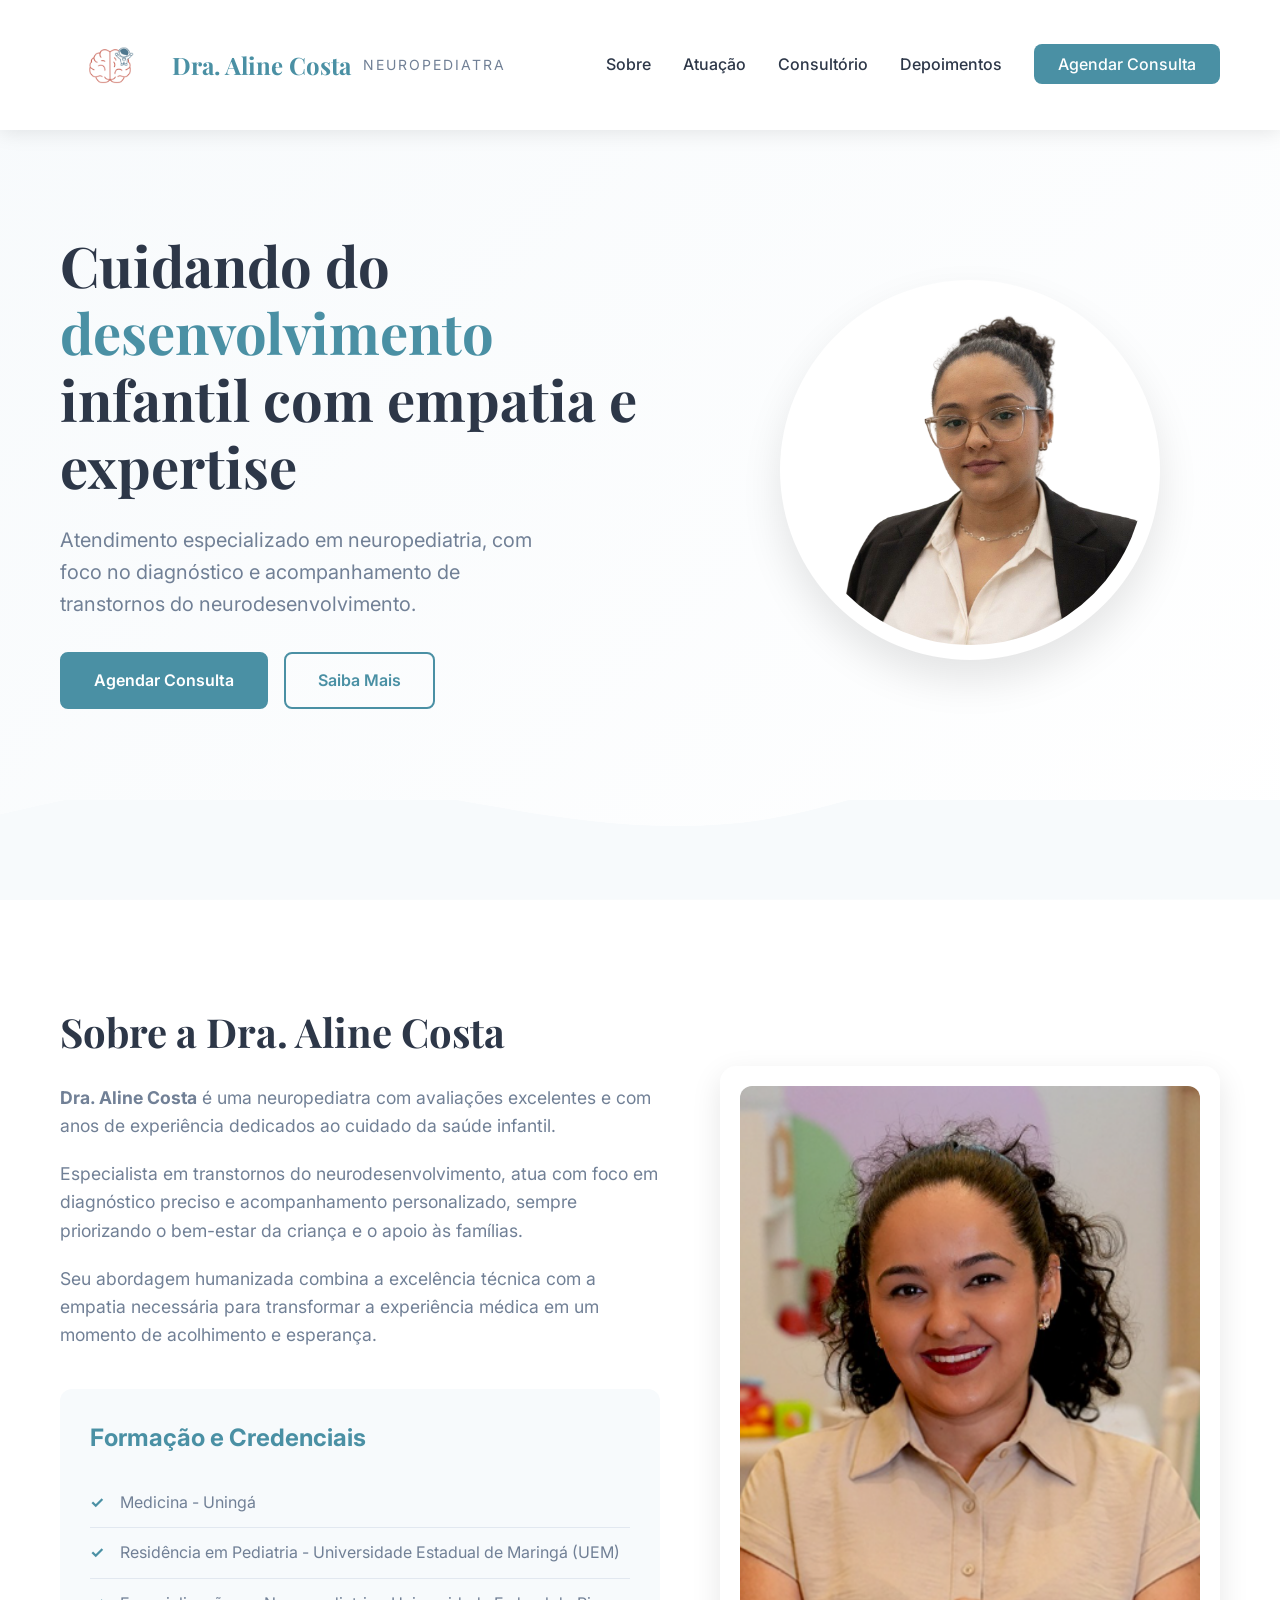
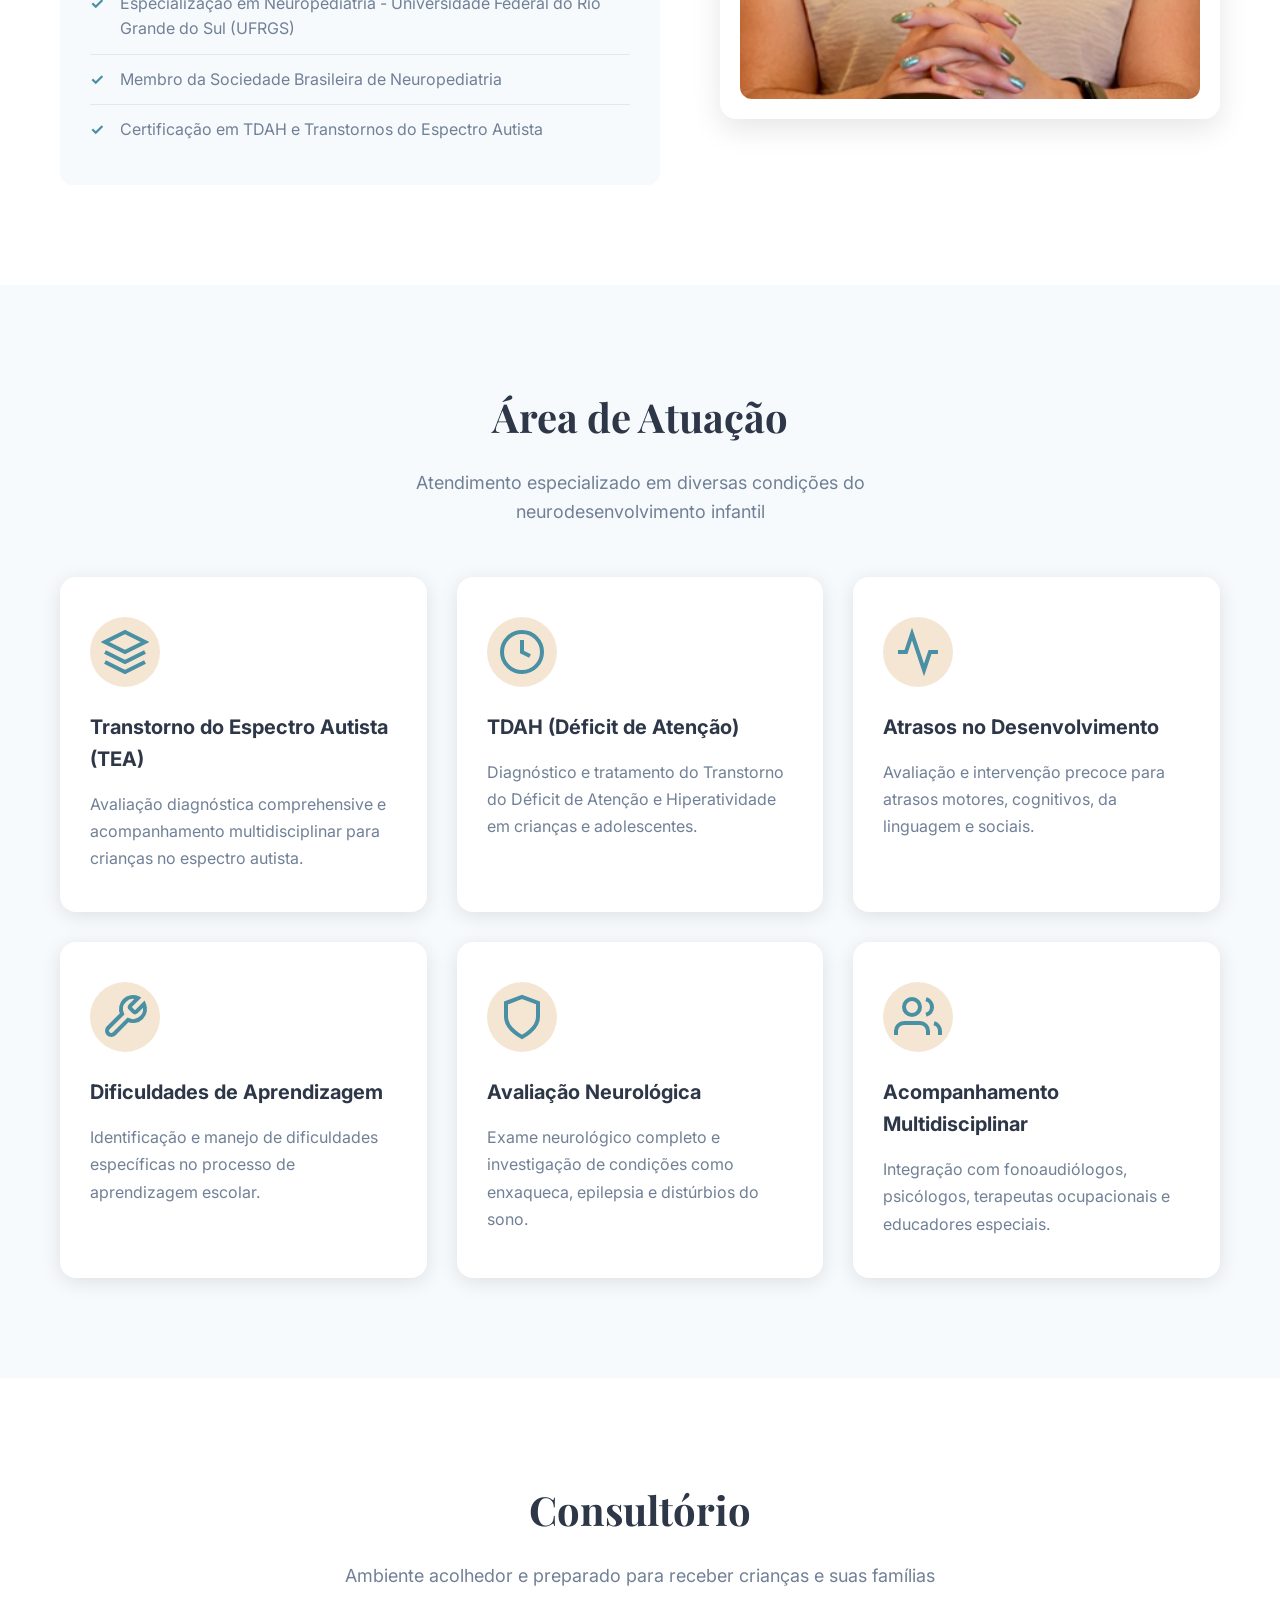
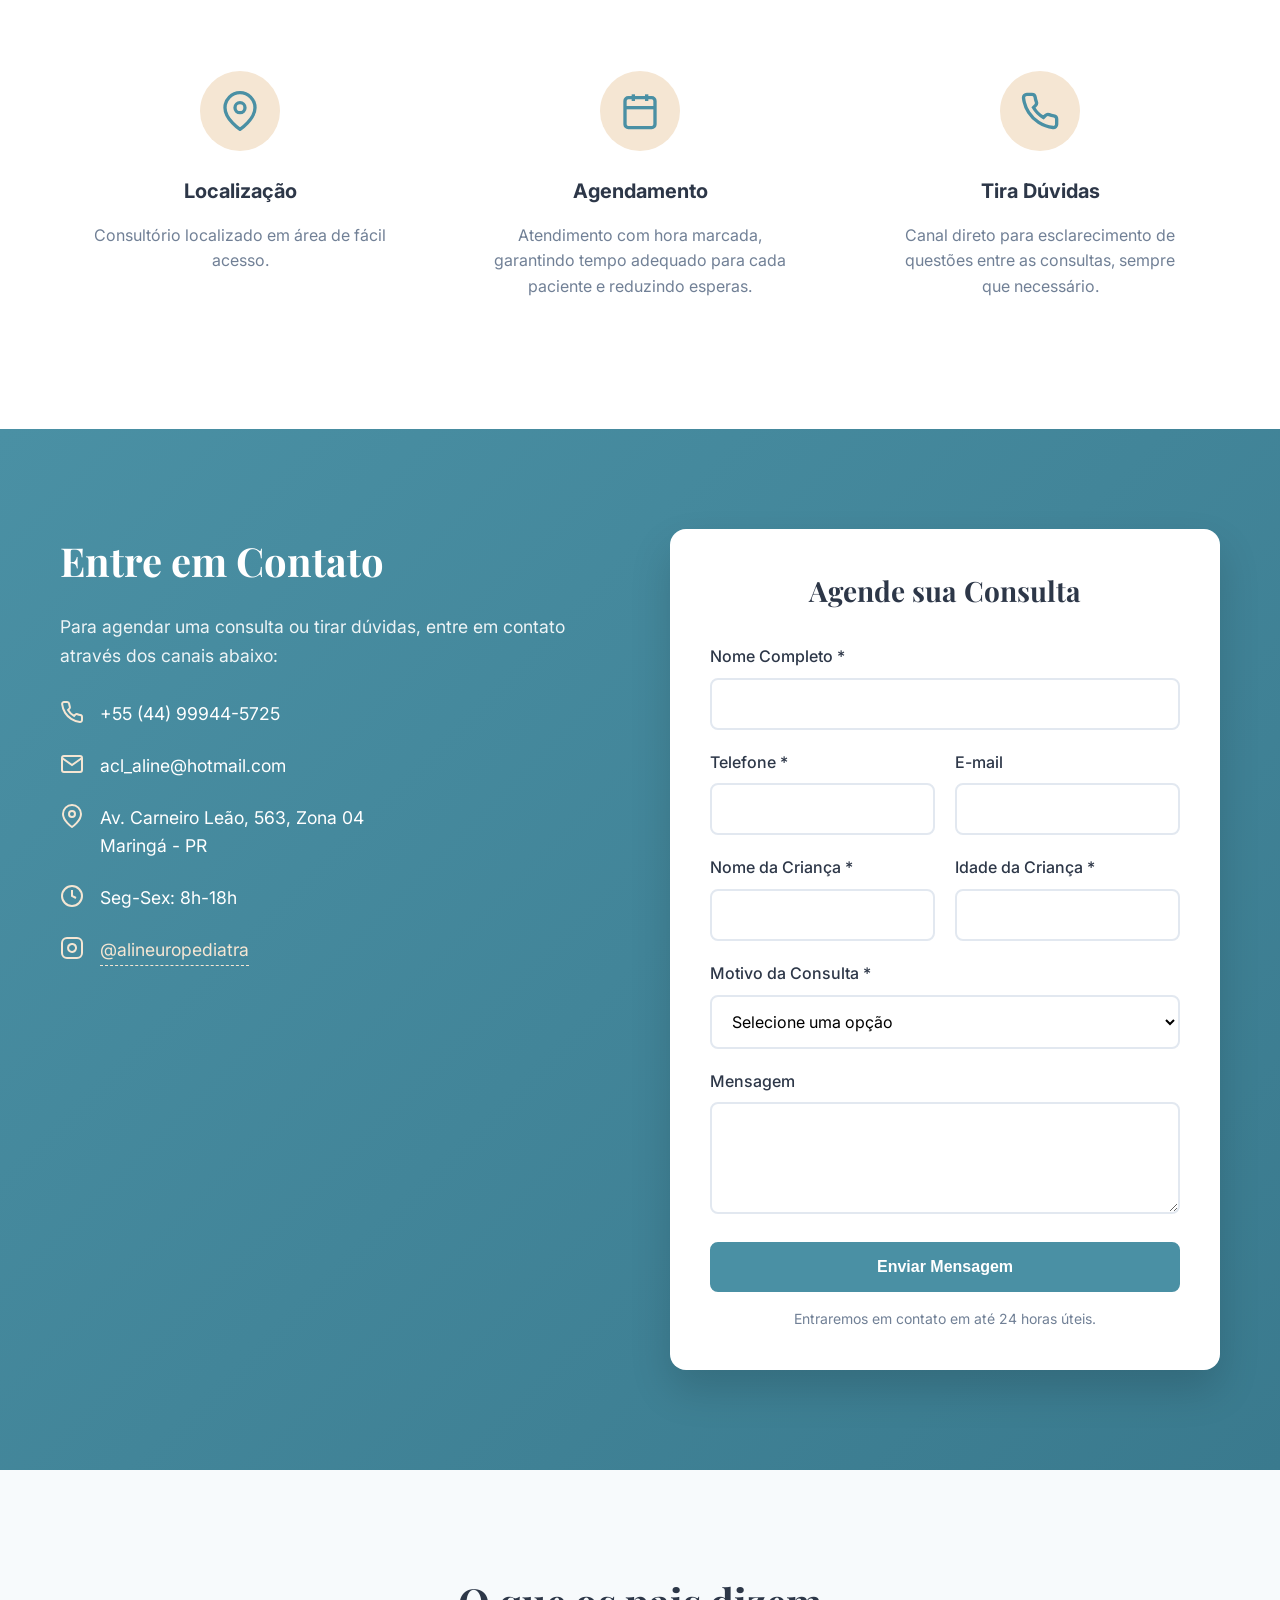
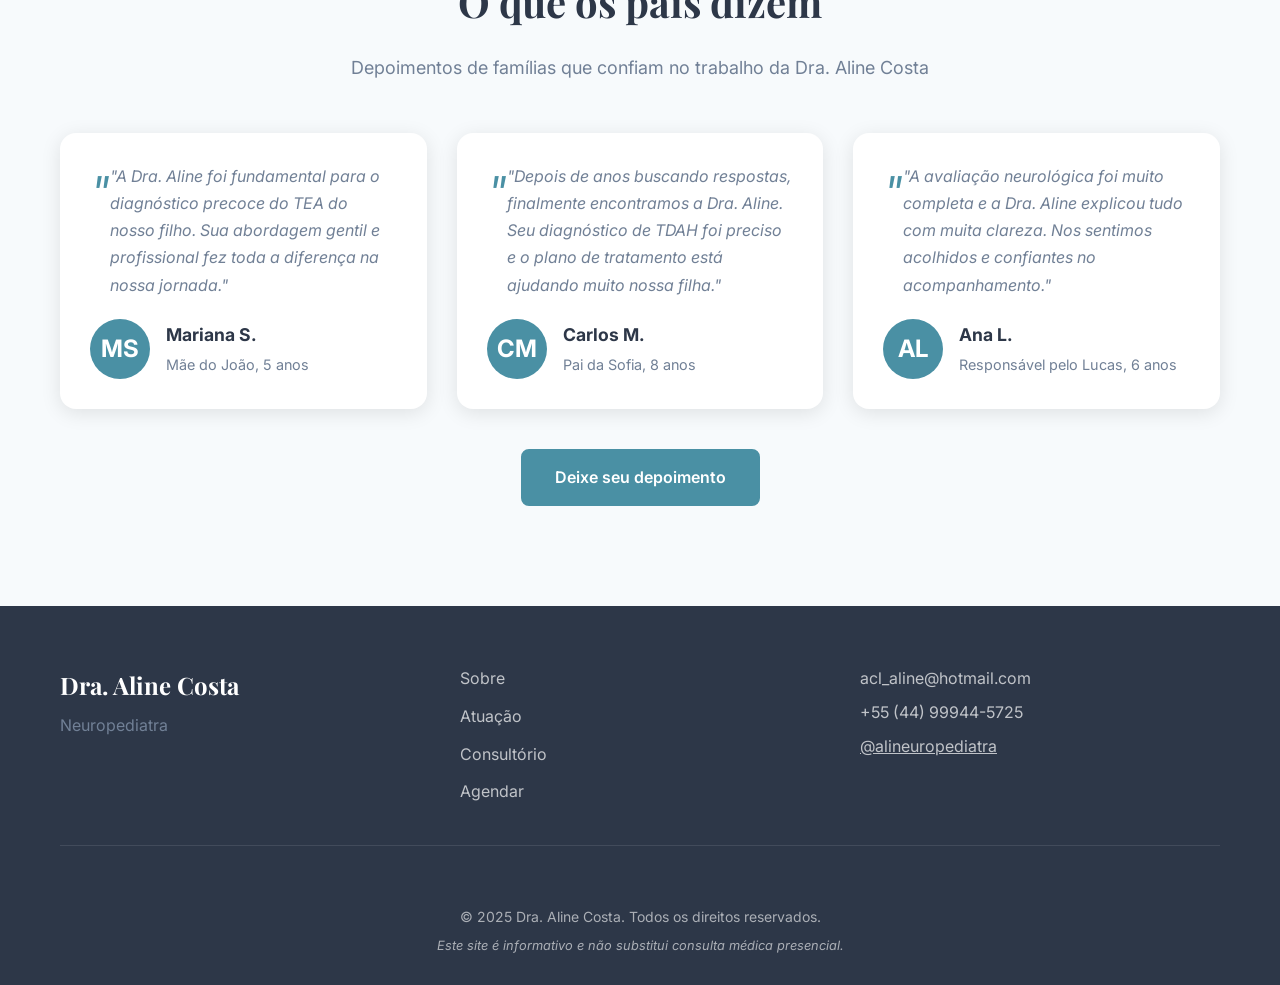
<file: index.html>
<!DOCTYPE html>
<html lang="pt-BR">

<head>
    <meta charset="UTF-8">
    <meta name="viewport" content="width=device-width, initial-scale=1.0">
    <meta name="description"
        content="Dra. Aline Costa - Neuropediatra especializada em transtornos do neurodesenvolvimento, TDAH, Autismo e avaliação neurológica infantil">
    <title>Dra. Aline Costa | Neuropediatra</title>
    <link rel="stylesheet" href="style.css">
    <link rel="preconnect" href="https://fonts.googleapis.com">
    <link rel="preconnect" href="https://fonts.gstatic.com" crossorigin>
    <link
        href="https://fonts.googleapis.com/css2?family=Inter:wght@300;400;500;600;700&family=Playfair+Display:wght@600;700&display=swap"
        rel="stylesheet">
</head>

<body>
    <!-- Navegação -->
    <nav class="navbar">
        <div class="container nav-container">
            <a href="#" class="logo">
                <img src="Fotos/LogoALineSemFundo.png" alt="Dra. Aline Costa" class="logo-img">
                <span class="logo-text">Dra. Aline Costa</span>
                <span class="logo-subtitle">Neuropediatra</span>
            </a>
            <button class="nav-toggle" id="navToggle" aria-label="Toggle navigation">
                <span class="hamburger"></span>
            </button>
            <ul class="nav-menu" id="navMenu">
                <li><a href="#sobre" class="nav-link">Sobre</a></li>
                <li><a href="#atuacao" class="nav-link">Atuação</a></li>
                <li><a href="#consultorio" class="nav-link">Consultório</a></li>
                <li><a href="#depoimentos" class="nav-link">Depoimentos</a></li>
                <li><a href="#agendamento" class="nav-link btn-nav">Agendar Consulta</a></li>
            </ul>
        </div>
    </nav>

    <!-- Hero Section -->
    <header class="hero">
        <div class="container hero-container">
            <div class="hero-content">
                <h1 class="hero-title">
                    Cuidando do <span class="highlight">desenvolvimento</span> infantil com empatia e expertise
                </h1>
                <p class="hero-subtitle">
                    Atendimento especializado em neuropediatria, com foco no diagnóstico e acompanhamento de transtornos
                    do neurodesenvolvimento.
                </p>
                <div class="hero-cta">
                    <a href="#agendamento" class="btn btn-primary">Agendar Consulta</a>
                    <a href="#sobre" class="btn btn-secondary">Saiba Mais</a>
                </div>
            </div>
            <div class="hero-image">
                <div class="hero-img-wrapper">
                    <img src="Fotos/FotoDAdoutorasemfundo.png" alt="Dra. Aline Costa - Neuropediatra"
                        class="hero-img-inner">
                </div>
            </div>
        </div>
        <div class="hero-decoration"></div>
    </header>

    <!-- Sobre Section -->
    <section id="sobre" class="section about">
        <div class="container">
            <div class="about-grid">
                <div class="about-content">
                    <h2 class="section-title">Sobre a Dra. Aline Costa</h2>
                    <div class="about-text">
                        <p>
                            <strong>Dra. Aline Costa</strong> é uma neuropediatra com avaliações excelentes e com anos
                            de experiência dedicados ao cuidado da saúde infantil.
                        </p>
                        <p>
                            Especialista em transtornos do neurodesenvolvimento, atua com foco em diagnóstico preciso e
                            acompanhamento personalizado, sempre priorizando o bem-estar da criança e o apoio às
                            famílias.
                        </p>
                        <p>
                            Seu abordagem humanizada combina a excelência técnica com a empatia necessária para
                            transformar a experiência médica em um momento de acolhimento e esperança.
                        </p>
                    </div>
                    <div class="credentials">
                        <h3>Formação e Credenciais</h3>
                        <ul class="credentials-list">
                            <li>Medicina - Uningá</li>
                            <li>Residência em Pediatria - Universidade Estadual de Maringá (UEM)</li>
                            <li>Especialização em Neuropediatria - Universidade Federal do Rio Grande do Sul (UFRGS)
                            </li>
                            <li>Membro da Sociedade Brasileira de Neuropediatria</li>
                            <li>Certificação em TDAH e Transtornos do Espectro Autista</li>
                        </ul>
                    </div>
                </div>
                <div class="about-image">
                    <div class="image-frame">
                        <img src="Fotos/Aline.png" alt="Dra. Aline Costa" class="about-img">
                    </div>
                </div>
            </div>
        </div>
    </section>

    <!-- Área de Atuação -->
    <section id="atuacao" class="section services">
        <div class="container">
            <h2 class="section-title center">Área de Atuação</h2>
            <p class="section-subtitle center">
                Atendimento especializado em diversas condições do neurodesenvolvimento infantil
            </p>
            <div class="services-grid">
                <div class="service-card">
                    <div class="service-icon">
                        <svg width="48" height="48" viewBox="0 0 24 24" fill="none" stroke="currentColor"
                            stroke-width="2">
                            <path d="M12 2L2 7l10 5 10-5-10-5z" />
                            <path d="M2 17l10 5 10-5" />
                            <path d="M2 12l10 5 10-5" />
                        </svg>
                    </div>
                    <h3>Transtorno do Espectro Autista (TEA)</h3>
                    <p>Avaliação diagnóstica comprehensive e acompanhamento multidisciplinar para crianças no espectro
                        autista.</p>
                </div>
                <div class="service-card">
                    <div class="service-icon">
                        <svg width="48" height="48" viewBox="0 0 24 24" fill="none" stroke="currentColor"
                            stroke-width="2">
                            <circle cx="12" cy="12" r="10" />
                            <path d="M12 6v6l4 2" />
                        </svg>
                    </div>
                    <h3>TDAH (Déficit de Atenção)</h3>
                    <p>Diagnóstico e tratamento do Transtorno do Déficit de Atenção e Hiperatividade em crianças e
                        adolescentes.</p>
                </div>
                <div class="service-card">
                    <div class="service-icon">
                        <svg width="48" height="48" viewBox="0 0 24 24" fill="none" stroke="currentColor"
                            stroke-width="2">
                            <path d="M22 12h-4l-3 9L9 3l-3 9H2" />
                        </svg>
                    </div>
                    <h3>Atrasos no Desenvolvimento</h3>
                    <p>Avaliação e intervenção precoce para atrasos motores, cognitivos, da linguagem e sociais.</p>
                </div>
                <div class="service-card">
                    <div class="service-icon">
                        <svg width="48" height="48" viewBox="0 0 24 24" fill="none" stroke="currentColor"
                            stroke-width="2">
                            <path
                                d="M14.7 6.3a1 1 0 0 0 0 1.4l1.6 1.6a1 1 0 0 0 1.4 0l3.77-3.77a6 6 0 0 1-7.94 7.94l-6.91 6.91a2.12 2.12 0 0 1-3-3l6.91-6.91a6 6 0 0 1 7.94-7.94l-3.76 3.76z" />
                        </svg>
                    </div>
                    <h3>Dificuldades de Aprendizagem</h3>
                    <p>Identificação e manejo de dificuldades específicas no processo de aprendizagem escolar.</p>
                </div>
                <div class="service-card">
                    <div class="service-icon">
                        <svg width="48" height="48" viewBox="0 0 24 24" fill="none" stroke="currentColor"
                            stroke-width="2">
                            <path d="M12 22s8-4 8-10V5l-8-3-8 3v7c0 6 8 10 8 10z" />
                        </svg>
                    </div>
                    <h3>Avaliação Neurológica</h3>
                    <p>Exame neurológico completo e investigação de condições como enxaqueca, epilepsia e distúrbios do
                        sono.</p>
                </div>
                <div class="service-card">
                    <div class="service-icon">
                        <svg width="48" height="48" viewBox="0 0 24 24" fill="none" stroke="currentColor"
                            stroke-width="2">
                            <path d="M17 21v-2a4 4 0 0 0-4-4H5a4 4 0 0 0-4 4v2" />
                            <circle cx="9" cy="7" r="4" />
                            <path d="M23 21v-2a4 4 0 0 0-3-3.87" />
                            <path d="M16 3.13a4 4 0 0 1 0 7.75" />
                        </svg>
                    </div>
                    <h3>Acompanhamento Multidisciplinar</h3>
                    <p>Integração com fonoaudiólogos, psicólogos, terapeutas ocupacionais e educadores especiais.</p>
                </div>
            </div>
        </div>
    </section>

    <!-- Consultório -->
    <section id="consultorio" class="section office">
        <div class="container">
            <h2 class="section-title center">Consultório</h2>
            <p class="section-subtitle center">
                Ambiente acolhedor e preparado para receber crianças e suas famílias
            </p>
            <div class="office-grid">
                <div class="office-feature">
                    <div class="office-icon">
                        <svg width="40" height="40" viewBox="0 0 24 24" fill="none" stroke="currentColor"
                            stroke-width="2">
                            <path d="M21 10c0 7-9 13-9 13s-9-6-9-13a9 9 0 0 1 18 0z" />
                            <circle cx="12" cy="10" r="3" />
                        </svg>
                    </div>
                    <h3>Localização</h3>
                    <p>Consultório localizado em área de fácil acesso.</p>
                </div>
                <div class="office-feature">
                    <div class="office-icon">
                        <svg width="40" height="40" viewBox="0 0 24 24" fill="none" stroke="currentColor"
                            stroke-width="2">
                            <rect x="3" y="4" width="18" height="18" rx="2" ry="2" />
                            <line x1="16" y1="2" x2="16" y2="6" />
                            <line x1="8" y1="2" x2="8" y2="6" />
                            <line x1="3" y1="10" x2="21" y2="10" />
                        </svg>
                    </div>
                    <h3>Agendamento</h3>
                    <p>Atendimento com hora marcada, garantindo tempo adequado para cada paciente e reduzindo esperas.
                    </p>
                </div>
                <div class="office-feature">
                    <div class="office-icon">
                        <svg width="40" height="40" viewBox="0 0 24 24" fill="none" stroke="currentColor"
                            stroke-width="2">
                            <path
                                d="M22 16.92v3a2 2 0 0 1-2.18 2 19.79 19.79 0 0 1-8.63-3.07 19.5 19.5 0 0 1-6-6 19.79 19.79 0 0 1-3.07-8.67A2 2 0 0 1 4.11 2h3a2 2 0 0 1 2 1.72 12.84 12.84 0 0 0 .7 2.81 2 2 0 0 1-.45 2.11L8.09 9.91a16 16 0 0 0 6 6l1.27-1.27a2 2 0 0 1 2.11-.45 12.84 12.84 0 0 0 2.81.7A2 2 0 0 1 22 16.92z" />
                        </svg>
                    </div>
                    <h3>Tira Dúvidas</h3>
                    <p>Canal direto para esclarecimento de questões entre as consultas, sempre que necessário.</p>
                </div>
            </div>
        </div>
    </section>

    <!-- Agendamento -->
    <section id="agendamento" class="section contact">
        <div class="container">
            <div class="contact-wrapper">
                <div class="contact-info">
                    <h2 class="section-title">Entre em Contato</h2>
                    <p class="contact-intro">
                        Para agendar uma consulta ou tirar dúvidas, entre em contato através dos canais abaixo:
                    </p>
                    <div class="contact-details">
                        <div class="contact-item">
                            <svg width="24" height="24" viewBox="0 0 24 24" fill="none" stroke="currentColor"
                                stroke-width="2">
                                <path
                                    d="M22 16.92v3a2 2 0 0 1-2.18 2 19.79 19.79 0 0 1-8.63-3.07 19.5 19.5 0 0 1-6-6 19.79 19.79 0 0 1-3.07-8.67A2 2 0 0 1 4.11 2h3a2 2 0 0 1 2 1.72 12.84 12.84 0 0 0 .7 2.81 2 2 0 0 1-.45 2.11L8.09 9.91a16 16 0 0 0 6 6l1.27-1.27a2 2 0 0 1 2.11-.45 12.84 12.84 0 0 0 2.81.7A2 2 0 0 1 22 16.92z" />
                            </svg>
                            <span>+55 (44) 99944-5725</span>
                        </div>
                        <div class="contact-item">
                            <svg width="24" height="24" viewBox="0 0 24 24" fill="none" stroke="currentColor"
                                stroke-width="2">
                                <path d="M4 4h16c1.1 0 2 .9 2 2v12c0 1.1-.9 2-2 2H4c-1.1 0-2-.9-2-2V6c0-1.1.9-2 2-2z" />
                                <polyline points="22,6 12,13 2,6" />
                            </svg>
                            <span>acl_aline@hotmail.com</span>
                        </div>
                        <div class="contact-item">
                            <svg width="24" height="24" viewBox="0 0 24 24" fill="none" stroke="currentColor"
                                stroke-width="2">
                                <path d="M21 10c0 7-9 13-9 13s-9-6-9-13a9 9 0 0 1 18 0z" />
                                <circle cx="12" cy="10" r="3" />
                            </svg>
                            <span>Av. Carneiro Leão, 563, Zona 04<br>Maringá - PR</span>
                        </div>
                        <div class="contact-item">
                            <svg width="24" height="24" viewBox="0 0 24 24" fill="none" stroke="currentColor"
                                stroke-width="2">
                                <circle cx="12" cy="12" r="10" />
                                <polyline points="12 6 12 12 16 14" />
                            </svg>
                            <span>Seg-Sex: 8h-18h </span>
                        </div>
                        <div class="contact-item">
                            <svg width="24" height="24" viewBox="0 0 24 24" fill="none" stroke="currentColor"
                                stroke-width="2">
                                <rect x="2" y="2" width="20" height="20" rx="5" ry="5" />
                                <path d="M16 11.37A4 4 0 1 1 12.63 8 4 4 0 0 1 16 11.37z" />
                                <line x1="17.5" y1="6.5" x2="17.51" y2="6.5" />
                            </svg>
                            <span><a href="https://instagram.com/alineuropediatra"
                                    target="_blank">@alineuropediatra</a></span>
                        </div>
                    </div>
                </div>
                <div class="contact-form">
                    <h3>Agende sua Consulta</h3>
                    <form id="contactForm">
                        <div class="form-group">
                            <label for="name">Nome Completo *</label>
                            <input type="text" id="name" name="name" required>
                        </div>
                        <div class="form-row">
                            <div class="form-group">
                                <label for="phone">Telefone *</label>
                                <input type="tel" id="phone" name="phone" required>
                            </div>
                            <div class="form-group">
                                <label for="email">E-mail</label>
                                <input type="email" id="email" name="email">
                            </div>
                        </div>
                        <div class="form-row">
                            <div class="form-group">
                                <label for="childName">Nome da Criança *</label>
                                <input type="text" id="childName" name="childName" required>
                            </div>
                            <div class="form-group">
                                <label for="childAge">Idade da Criança *</label>
                                <input type="number" id="childAge" name="childAge" min="0" max="18" required>
                            </div>
                        </div>
                        <div class="form-group">
                            <label for="reason">Motivo da Consulta *</label>
                            <select id="reason" name="reason" required>
                                <option value="" disabled selected>Selecione uma opção</option>
                                <option value="tea">Suspeita de TEA</option>
                                <option value="tdah">Suspeita de TDAH</option>
                                <option value="desenvolvimento">Atraso no Desenvolvimento</option>
                                <option value="aprendizagem">Dificuldades de Aprendizagem</option>
                                <option value="neurologica">Avaliação Neurológica</option>
                                <option value="outro">Outro</option>
                            </select>
                        </div>
                        <div class="form-group">
                            <label for="message">Mensagem</label>
                            <textarea id="message" name="message" rows="4"></textarea>
                        </div>
                        <button type="submit" class="btn btn-primary btn-full">Enviar Mensagem</button>
                        <p class="form-note">Entraremos em contato em até 24 horas úteis.</p>
                    </form>
                </div>
            </div>
        </div>
    </section>

    <!-- Depoimentos -->
    <section id="depoimentos" class="section testimonials">
        <div class="container">
            <h2 class="section-title center">O que os pais dizem</h2>
            <p class="section-subtitle center">
                Depoimentos de famílias que confiam no trabalho da Dra. Aline Costa
            </p>
            <div class="testimonials-grid">
                <div class="testimonial-card">
                    <div class="testimonial-content">
                        <p>"A Dra. Aline foi fundamental para o diagnóstico precoce do TEA do nosso filho. Sua abordagem
                            gentil e profissional fez toda a diferença na nossa jornada."</p>
                    </div>
                    <div class="testimonial-author">
                        <div class="author-avatar">
                            MS
                        </div>
                        <div class="author-info">
                            <h4>Mariana S.</h4>
                            <p>Mãe do João, 5 anos</p>
                        </div>
                    </div>
                </div>
                <div class="testimonial-card">
                    <div class="testimonial-content">
                        <p>"Depois de anos buscando respostas, finalmente encontramos a Dra. Aline. Seu diagnóstico de
                            TDAH foi preciso e o plano de tratamento está ajudando muito nossa filha."</p>
                    </div>
                    <div class="testimonial-author">
                        <div class="author-avatar">
                            CM
                        </div>
                        <div class="author-info">
                            <h4>Carlos M.</h4>
                            <p>Pai da Sofia, 8 anos</p>
                        </div>
                    </div>
                </div>
                <div class="testimonial-card">
                    <div class="testimonial-content">
                        <p>"A avaliação neurológica foi muito completa e a Dra. Aline explicou tudo com muita clareza.
                            Nos sentimos acolhidos e confiantes no acompanhamento."</p>
                    </div>
                    <div class="testimonial-author">
                        <div class="author-avatar">
                            AL
                        </div>
                        <div class="author-info">
                            <h4>Ana L.</h4>
                            <p>Responsável pelo Lucas, 6 anos</p>
                        </div>
                    </div>
                </div>
            </div>
            <div class="testimonial-cta">
                <a href="#agendamento" class="btn btn-primary">Deixe seu depoimento</a>
            </div>
        </div>
    </section>

    <!-- Footer -->
    <footer class="footer">
        <div class="container">
            <div class="footer-content">
                <div class="footer-brand">
                    <h3>Dra. Aline Costa</h3>
                    <p>Neuropediatra</p>
                </div>
                <div class="footer-links">
                    <a href="#sobre">Sobre</a>
                    <a href="#atuacao">Atuação</a>
                    <a href="#consultorio">Consultório</a>
                    <a href="#agendamento">Agendar</a>
                </div>
                <div class="footer-contact">
                    <p>acl_aline@hotmail.com</p>
                    <p>+55 (44) 99944-5725</p>
                    <p>
                        <a href="https://instagram.com/alineuropediatra" target="_blank"
                            style="color: rgba(255,255,255,0.7);">
                            @alineuropediatra
                        </a>
                    </p>
                </div>
            </div>
            <div class="footer-bottom">
                <p>&copy; 2025 Dra. Aline Costa. Todos os direitos reservados.</p>
                <p class="disclaimer">Este site é informativo e não substitui consulta médica presencial.</p>
            </div>
        </div>
    </footer>

    <script src="script.js"></script>
</body>

</html>
</file>
<file: style.css>
/* Reset e Variáveis */
:root {
    --primary: #4A90A4;
    --primary-dark: #3A7A8E;
    --secondary: #F5E6D3;
    --text-dark: #2D3748;
    --text-light: #718096;
    --white: #FFFFFF;
    --light-gray: #F7FAFC;
    --border: #E2E8F0;
    --shadow: rgba(0, 0, 0, 0.1);
    --transition: all 0.3s ease;
}

* {
    margin: 0;
    padding: 0;
    box-sizing: border-box;
}

html {
    scroll-behavior: smooth;
}

body {
    font-family: 'Inter', -apple-system, BlinkMacSystemFont, sans-serif;
    line-height: 1.6;
    color: var(--text-dark);
    background: var(--white);
    overflow-x: hidden;
}

.container {
    max-width: 1200px;
    margin: 0 auto;
    padding: 0 20px;
}

/* Navegação */
.navbar {
    position: fixed;
    top: 0;
    left: 0;
    right: 0;
    background: rgba(255, 255, 255, 0.95);
    backdrop-filter: blur(10px);
    box-shadow: 0 2px 20px var(--shadow);
    z-index: 1000;
    padding: 15px 0;
    transition: var(--transition);
}

.nav-container {
    display: flex;
    justify-content: space-between;
    align-items: center;
}

.logo {
    display: flex;
    align-items: center;
    gap: 12px;
    text-decoration: none;
    color: var(--text-dark);
}

.logo-img {
    height: 100px;
    width: auto;
    object-fit: contain;
}

.logo-text {
    font-family: 'Playfair Display', serif;
    font-size: 1.5rem;
    font-weight: 700;
    color: var(--primary);
}

.logo-subtitle {
    font-size: 0.875rem;
    color: var(--text-light);
    letter-spacing: 2px;
    text-transform: uppercase;
}

.nav-menu {
    display: flex;
    list-style: none;
    gap: 2rem;
    align-items: center;
}

.nav-link {
    text-decoration: none;
    color: var(--text-dark);
    font-weight: 500;
    transition: var(--transition);
    position: relative;
}

.nav-link:hover {
    color: var(--primary);
}

.nav-link::after {
    content: '';
    position: absolute;
    bottom: -5px;
    left: 0;
    width: 0;
    height: 2px;
    background: var(--primary);
    transition: var(--transition);
}

.nav-link:hover::after {
    width: 100%;
}

.btn-nav {
    background: var(--primary);
    color: var(--white) !important;
    padding: 10px 24px;
    border-radius: 8px;
}

.btn-nav:hover {
    background: var(--primary-dark);
}

.btn-nav::after {
    display: none;
}

.nav-toggle {
    display: none;
    background: none;
    border: none;
    cursor: pointer;
    padding: 10px;
}

.hamburger {
    display: block;
    width: 25px;
    height: 3px;
    background: var(--text-dark);
    position: relative;
    transition: var(--transition);
}

.hamburger::before,
.hamburger::after {
    content: '';
    position: absolute;
    width: 25px;
    height: 3px;
    background: var(--text-dark);
    transition: var(--transition);
}

.hamburger::before {
    top: -8px;
}

.hamburger::after {
    top: 8px;
}

.nav-toggle.active .hamburger {
    background: transparent;
}

.nav-toggle.active .hamburger::before {
    transform: rotate(45deg);
    top: 0;
}

.nav-toggle.active .hamburger::after {
    transform: rotate(-45deg);
    top: 0;
}

/* Hero Section */
.hero {
    min-height: 100vh;
    display: flex;
    align-items: center;
    padding: 100px 0 60px;
    position: relative;
    background: linear-gradient(135deg, var(--light-gray) 0%, var(--white) 100%);
    overflow: hidden;
}

.hero-container {
    display: grid;
    grid-template-columns: 1.2fr 1fr;
    gap: 60px;
    align-items: center;
}

.hero-title {
    font-family: 'Playfair Display', serif;
    font-size: 3.5rem;
    line-height: 1.2;
    color: var(--text-dark);
    margin-bottom: 24px;
}

.highlight {
    color: var(--primary);
    position: relative;
}

.hero-subtitle {
    font-size: 1.25rem;
    color: var(--text-light);
    margin-bottom: 32px;
    max-width: 500px;
}

.hero-cta {
    display: flex;
    gap: 16px;
    flex-wrap: wrap;
}

.btn {
    display: inline-block;
    padding: 14px 32px;
    border-radius: 8px;
    font-weight: 600;
    text-decoration: none;
    transition: var(--transition);
    border: 2px solid transparent;
    cursor: pointer;
    font-size: 1rem;
}

.btn-primary {
    background: var(--primary);
    color: var(--white);
    border-color: var(--primary);
}

.btn-primary:hover {
    background: var(--primary-dark);
    transform: translateY(-2px);
    box-shadow: 0 10px 20px rgba(74, 144, 164, 0.3);
}

.btn-secondary {
    background: transparent;
    color: var(--primary);
    border-color: var(--primary);
}

.btn-secondary:hover {
    background: var(--primary);
    color: var(--white);
}

.btn-full {
    width: 100%;
    text-align: center;
}

.hero-image {
    display: flex;
    align-items: center;
    justify-content: center;
}

.hero-img-wrapper {
    width: 100%;
    max-width: 380px;
    aspect-ratio: 1;
    background: var(--white);
    border-radius: 50%;
    display: flex;
    align-items: center;
    justify-content: center;
    box-shadow: 0 20px 40px var(--shadow);
    padding: 15px;
}

.hero-img-inner {
    width: 100%;
    height: 100%;
    object-fit: cover;
    border-radius: 50%;
    display: block;
}

@keyframes pulse {

    0%,
    100% {
        transform: scale(1);
        opacity: 0.05;
    }

    50% {
        transform: scale(1.1);
        opacity: 0.1;
    }
}

.hero-decoration {
    position: absolute;
    bottom: 0;
    left: 0;
    right: 0;
    height: 100px;
    background: url("data:image/svg+xml,%3Csvg xmlns='http://www.w3.org/2000/svg' viewBox='0 0 1440 320'%3E%3Cpath fill='%23f7fafc' d='M0,224L48,213.3C96,203,192,181,288,181.3C384,181,480,203,576,218.7C672,235,768,245,864,229.3C960,213,1056,171,1152,154.7C1248,139,1344,149,1392,154.7L1440,160L1440,320L1392,320C1344,320,1248,320,1152,320C1056,320,960,320,864,320C768,320,672,320,576,320C480,320,384,320,288,320C192,320,96,320,48,320L0,320Z'%3E%3C/path%3E%3C/svg%3E") no-repeat bottom;
    background-size: cover;
    z-index: 1;
}

/* Seções Gerais */
.section {
    padding: 100px 0;
}

.section-title {
    font-family: 'Playfair Display', serif;
    font-size: 2.5rem;
    color: var(--text-dark);
    margin-bottom: 20px;
}

.section-title.center {
    text-align: center;
}

.section-subtitle {
    font-size: 1.125rem;
    color: var(--text-light);
    max-width: 600px;
    margin: 0 auto 50px;
    text-align: center;
}

/* Sobre */
.about-grid {
    display: grid;
    grid-template-columns: 1.2fr 1fr;
    gap: 60px;
    align-items: center;
}

.about-text p {
    margin-bottom: 20px;
    font-size: 1.1rem;
    color: var(--text-light);
}

.credentials {
    margin-top: 40px;
    padding: 30px;
    background: var(--light-gray);
    border-radius: 12px;
}

.credentials h3 {
    font-size: 1.5rem;
    margin-bottom: 20px;
    color: var(--primary);
}

.credentials-list {
    list-style: none;
}

.credentials-list li {
    padding: 12px 0;
    padding-left: 30px;
    position: relative;
    color: var(--text-light);
    border-bottom: 1px solid var(--border);
}

.credentials-list li:last-child {
    border-bottom: none;
}

.credentials-list li::before {
    content: '✓';
    position: absolute;
    left: 0;
    color: var(--primary);
    font-weight: bold;
}

.image-frame {
    position: relative;
    padding: 20px;
    background: var(--white);
    border-radius: 16px;
    box-shadow: 0 10px 30px var(--shadow);
}

.about-img {
    width: 100%;
    aspect-ratio: 3/4;
    object-fit: cover;
    border-radius: 12px;
    display: block;
}

/* Serviços */
.services {
    background: var(--light-gray);
}

.services-grid {
    display: grid;
    grid-template-columns: repeat(auto-fit, minmax(320px, 1fr));
    gap: 30px;
}

.service-card {
    background: var(--white);
    padding: 40px 30px;
    border-radius: 16px;
    box-shadow: 0 4px 20px var(--shadow);
    transition: var(--transition);
}

.service-card:hover {
    transform: translateY(-5px);
    box-shadow: 0 10px 30px var(--shadow);
}

.service-icon {
    width: 70px;
    height: 70px;
    background: var(--secondary);
    border-radius: 50%;
    display: flex;
    align-items: center;
    justify-content: center;
    color: var(--primary);
    margin-bottom: 24px;
}

.service-card h3 {
    font-size: 1.25rem;
    margin-bottom: 16px;
    color: var(--text-dark);
}

.service-card p {
    color: var(--text-light);
    line-height: 1.7;
}

/* Consultório */
.office-grid {
    display: grid;
    grid-template-columns: repeat(auto-fit, minmax(300px, 1fr));
    gap: 40px;
}

.office-feature {
    text-align: center;
    padding: 30px;
}

.office-icon {
    width: 80px;
    height: 80px;
    background: var(--secondary);
    border-radius: 50%;
    display: flex;
    align-items: center;
    justify-content: center;
    color: var(--primary);
    margin: 0 auto 24px;
}

.office-feature h3 {
    font-size: 1.25rem;
    margin-bottom: 16px;
    color: var(--text-dark);
}

.office-feature p {
    color: var(--text-light);
}

/* Contato */
.contact {
    background: linear-gradient(135deg, var(--primary) 0%, var(--primary-dark) 100%);
    color: var(--white);
}

.contact .section-title {
    color: var(--white);
}

.contact .section-subtitle {
    color: rgba(255, 255, 255, 0.8);
}

.contact-wrapper {
    display: grid;
    grid-template-columns: 1fr 1fr;
    gap: 60px;
    align-items: start;
}

.contact-intro {
    font-size: 1.1rem;
    margin-bottom: 30px;
    color: rgba(255, 255, 255, 0.9);
}

.contact-details {
    display: flex;
    flex-direction: column;
    gap: 24px;
}

.contact-item {
    display: flex;
    align-items: flex-start;
    gap: 16px;
    font-size: 1.1rem;
}

.contact-item svg {
    flex-shrink: 0;
    color: var(--secondary);
}

.contact-item a {
    color: var(--secondary);
    text-decoration: none;
    transition: var(--transition);
    display: inline-flex;
    align-items: center;
    gap: 8px;
    border-bottom: 1px dashed var(--secondary);
}

.contact-item a:hover {
    color: var(--white);
    border-bottom-color: var(--white);
}

.contact-item a:hover svg {
    color: var(--white);
}

.contact-form {
    background: var(--white);
    padding: 40px;
    border-radius: 16px;
    box-shadow: 0 20px 40px rgba(0, 0, 0, 0.15);
}

.contact-form h3 {
    font-family: 'Playfair Display', serif;
    font-size: 1.75rem;
    color: var(--text-dark);
    margin-bottom: 30px;
    text-align: center;
}

.form-group {
    margin-bottom: 20px;
}

.form-row {
    display: grid;
    grid-template-columns: 1fr 1fr;
    gap: 20px;
}

.form-group label {
    display: block;
    margin-bottom: 8px;
    font-weight: 500;
    color: var(--text-dark);
}

.form-group input,
.form-group select,
.form-group textarea {
    width: 100%;
    padding: 14px 16px;
    border: 2px solid var(--border);
    border-radius: 8px;
    font-family: inherit;
    font-size: 1rem;
    transition: var(--transition);
    background: var(--white);
}

.form-group input:focus,
.form-group select:focus,
.form-group textarea:focus {
    outline: none;
    border-color: var(--primary);
    box-shadow: 0 0 0 3px rgba(74, 144, 164, 0.1);
}

.form-group textarea {
    resize: vertical;
}

.form-note {
    text-align: center;
    margin-top: 16px;
    font-size: 0.875rem;
    color: var(--text-light);
}

/* Footer */
.footer {
    background: var(--text-dark);
    color: var(--white);
    padding: 60px 0 20px;
}

.footer-content {
    display: grid;
    grid-template-columns: 1fr 1fr 1fr;
    gap: 40px;
    margin-bottom: 40px;
    padding-bottom: 40px;
    border-bottom: 1px solid rgba(255, 255, 255, 0.1);
}

.footer-brand h3 {
    font-family: 'Playfair Display', serif;
    font-size: 1.5rem;
    margin-bottom: 8px;
}

.footer-brand p {
    color: var(--text-light);
}

.footer-links {
    display: flex;
    flex-direction: column;
    gap: 12px;
}

.footer-links a {
    color: rgba(255, 255, 255, 0.7);
    text-decoration: none;
    transition: var(--transition);
}

.footer-links a:hover {
    color: var(--white);
}

.footer-contact p {
    color: rgba(255, 255, 255, 0.7);
    margin-bottom: 8px;
}

.footer-bottom {
    text-align: center;
    padding-top: 20px;
}

.footer-bottom p {
    color: rgba(255, 255, 255, 0.6);
    font-size: 0.875rem;
    margin-bottom: 8px;
}

.disclaimer {
    font-style: italic;
    font-size: 0.8rem !important;
}

/* Responsividade */
@media (max-width: 968px) {

    .hero-container,
    .about-grid,
    .contact-wrapper {
        grid-template-columns: 1fr;
        gap: 40px;
    }

    /* Ensure content appears above image on mobile */
    .hero-container {
        grid-template-rows: auto 1fr;
    }

    .hero-content {
        order: 1;
    }

    .hero-image {
        order: 2;
    }

    .hero-title {
        font-size: 2.5rem;
    }

    .hero {
        padding: 120px 0 60px;
    }

    .section-title {
        font-size: 2rem;
    }

    .footer-content {
        grid-template-columns: 1fr;
        text-align: center;
    }

    .footer-links {
        flex-direction: row;
        justify-content: center;
        flex-wrap: wrap;
    }
}

@media (max-width: 768px) {
    .nav-toggle {
        display: block;
    }

    .nav-menu {
        position: absolute;
        top: 100%;
        left: 0;
        right: 0;
        background: var(--white);
        flex-direction: column;
        padding: 20px;
        gap: 0;
        box-shadow: 0 10px 20px var(--shadow);
        transform: translateY(-100%);
        opacity: 0;
        pointer-events: none;
        transition: var(--transition);
    }

    .nav-menu.active {
        transform: translateY(0);
        opacity: 1;
        pointer-events: auto;
    }

    .nav-menu li {
        width: 100%;
        padding: 12px 0;
        border-bottom: 1px solid var(--border);
    }

    .nav-menu li:last-child {
        border-bottom: none;
    }

    .nav-link {
        display: block;
        padding: 8px 0;
    }

    .btn-nav {
        display: inline-block;
        margin-top: 8px;
    }

    .hero-title {
        font-size: 2rem;
    }

    .hero-subtitle {
        font-size: 1rem;
    }

    .form-row {
        grid-template-columns: 1fr;
        gap: 0;
    }

    .services-grid,
    .office-grid {
        grid-template-columns: 1fr;
    }

    .contact-form {
        padding: 30px 20px;
    }
}

@media (max-width: 480px) {
    .hero-title {
        font-size: 1.75rem;
    }

    .section {
        padding: 60px 0;
    }

    .section-title {
        font-size: 1.75rem;
    }
}

/* Animações */
@keyframes fadeInUp {
    from {
        opacity: 0;
        transform: translateY(30px);
    }

    to {
        opacity: 1;
        transform: translateY(0);
    }
}

.fade-in {
    animation: fadeInUp 0.8s ease-out;
}

/* Utilitários */
.text-center {
    text-align: center;
}

.mt-4 {
    margin-top: 1rem;
}

.mb-4 {
    margin-bottom: 1rem;
}

/* Depoimentos */
.testimonials {
    background: var(--light-gray);
}

.testimonials-grid {
    display: grid;
    grid-template-columns: repeat(auto-fit, minmax(300px, 1fr));
    gap: 30px;
    margin-top: 40px;
}

.testimonial-card {
    background: var(--white);
    border-radius: 16px;
    padding: 30px;
    box-shadow: 0 4px 20px var(--shadow);
    transition: var(--transition);
    display: flex;
    flex-direction: column;
    gap: 20px;
    height: 100%;
}

.testimonial-card:hover {
    transform: translateY(-5px);
    box-shadow: 0 10px 30px var(--shadow);
}

.testimonial-content p {
    font-style: italic;
    color: var(--text-light);
    line-height: 1.7;
    position: relative;
    padding-left: 20px;
}

.testimonial-content p::before {
    content: '"';
    font-size: 3rem;
    color: var(--primary);
    position: absolute;
    left: 0;
    top: -10px;
}

.testimonial-author {
    display: flex;
    align-items: center;
    gap: 16px;
    margin-top: auto;
}

.author-avatar {
    width: 60px;
    height: 60px;
    border-radius: 50%;
    background: var(--primary);
    color: var(--white);
    display: flex;
    align-items: center;
    justify-content: center;
    font-weight: bold;
    font-size: 1.5rem;
    flex-shrink: 0;
}

.author-info h4 {
    margin: 0 0 4px 0;
    color: var(--text-dark);
    font-size: 1.1rem;
}

.author-info p {
    margin: 0;
    color: var(--text-light);
    font-size: 0.9rem;
}

.testimonial-cta {
    text-align: center;
    margin-top: 40px;
}

/* Responsividade para depoimentos */
@media (max-width: 768px) {
    .testimonials-grid {
        grid-template-columns: 1fr;
        gap: 20px;
    }

    .testimonial-card {
        padding: 20px;
    }

    .testimonial-content p {
        font-size: 0.95rem;
        line-height: 1.6;
    }

    .author-avatar {
        width: 50px;
        height: 50px;
        font-size: 1.25rem;
    }

    .author-info h4 {
        font-size: 1rem;
    }

    .author-info p {
        font-size: 0.85rem;
    }
}

@media (max-width: 480px) {
    .testimonials {
        padding: 40px 0;
    }

    .section-title {
        font-size: 2rem;
    }

    .section-subtitle {
        font-size: 1rem;
    }

    .testimonial-card {
        padding: 15px;
    }

    .testimonial-content p {
        font-size: 0.9rem;
    }

    .author-avatar {
        width: 45px;
        height: 45px;
        font-size: 1.1rem;
    }

    .testimonial-cta {
        margin-top: 30px;
    }

    .testimonial-cta .btn {
        padding: 12px 24px;
        font-size: 0.9rem;
    }
}

@media (max-width: 768px) {
    .logo-img {
        height: 45px;
    }

    .logo-text {
        font-size: 1.1rem;
    }

    .logo-subtitle {
        display: none;
    }

    .navbar {
        padding: 10px 0;
    }

    .hero {
        padding-top: 140px;
    }
}
</file>
